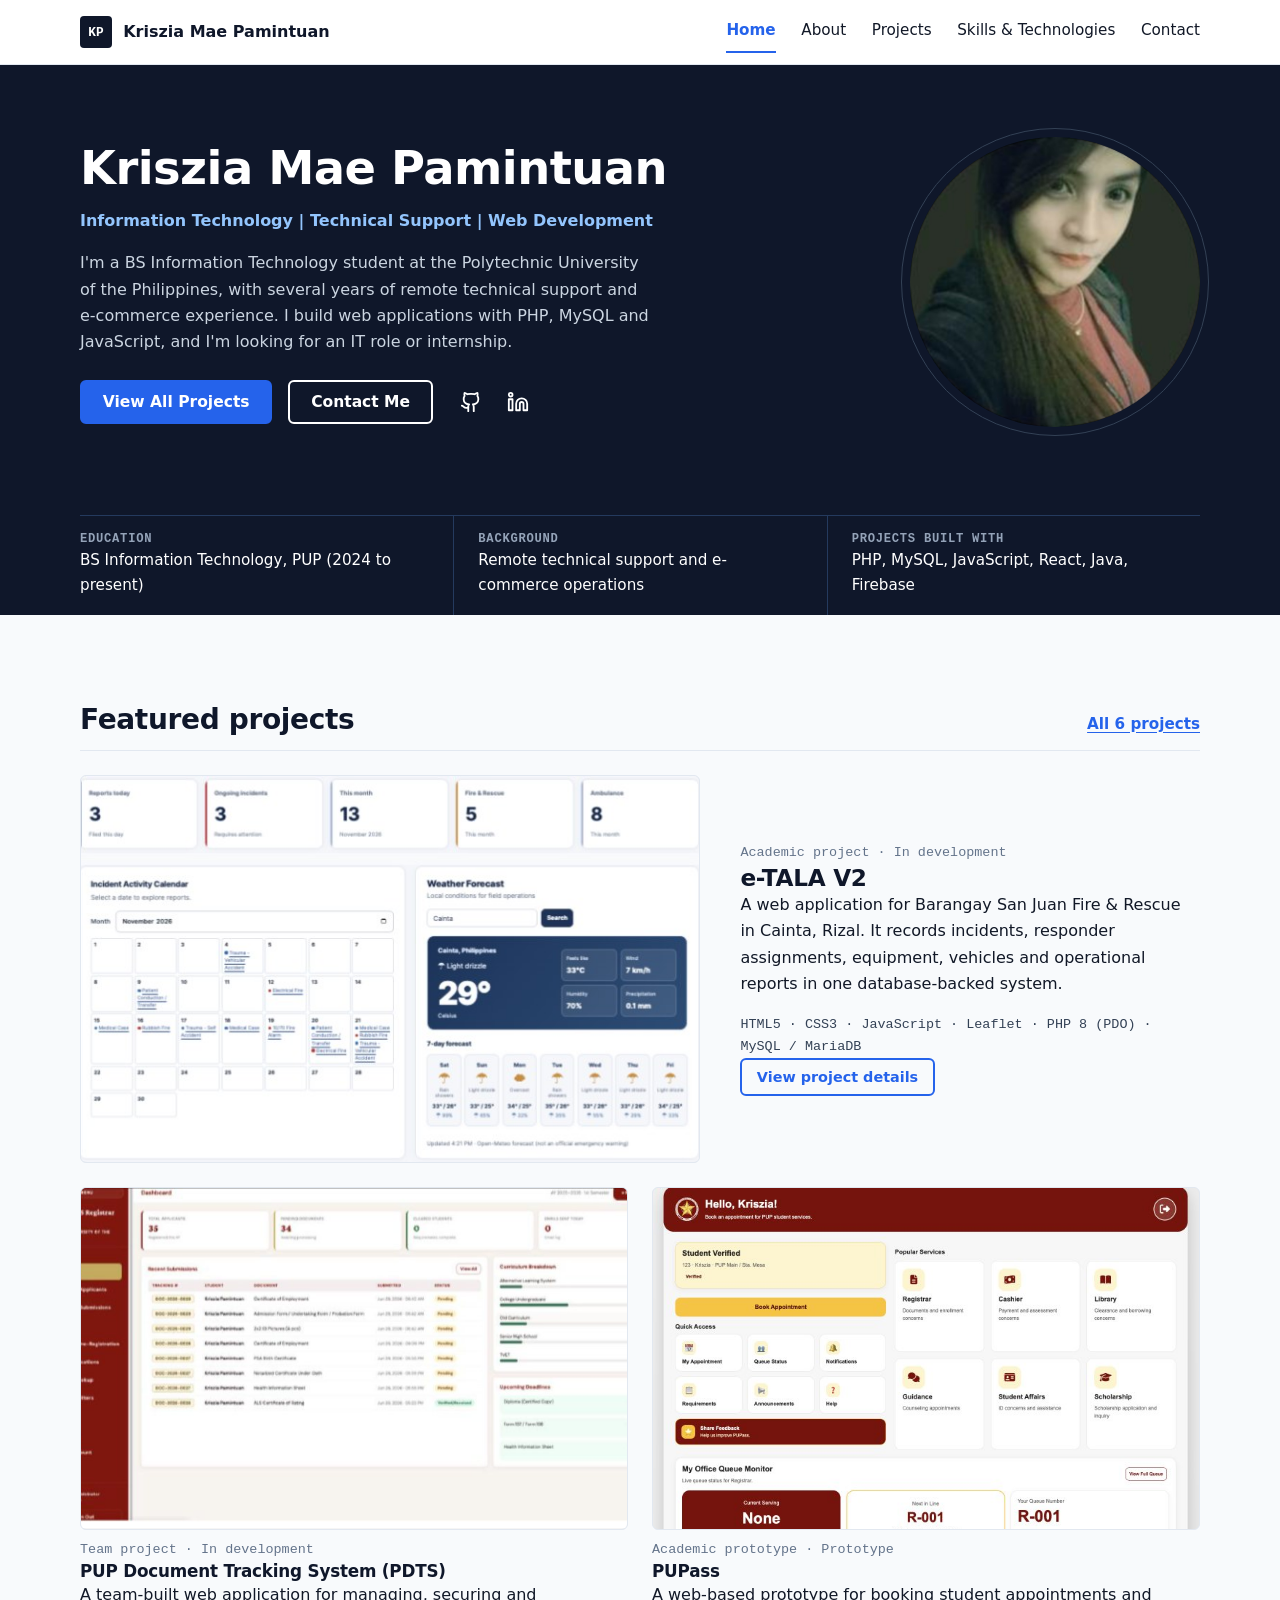
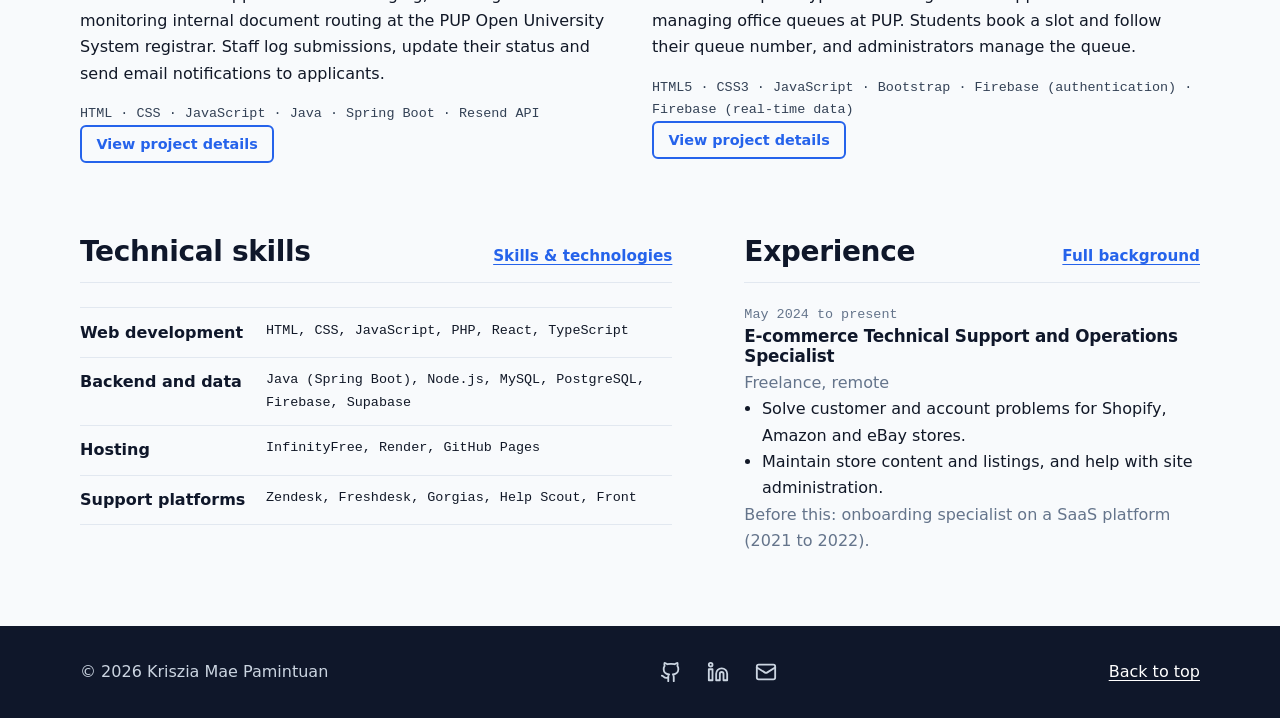
<file: index.html>
<!DOCTYPE html>
<html lang="en">
<head>
  <meta charset="UTF-8">
  <meta name="viewport" content="width=device-width, initial-scale=1">
  <title>Kriszia Mae Pamintuan | IT, Technical Support and Web Development</title>
  <meta name="description" content="Portfolio of Kriszia Mae Pamintuan, BS Information Technology student at PUP with remote technical support experience and PHP, MySQL, JavaScript and Java projects.">
  <meta name="author" content="Kriszia Mae Pamintuan">
  <link rel="canonical" href="https://krisziapam.github.io/krisziapamintuan/">
  <meta property="og:type" content="website">
  <meta property="og:title" content="Kriszia Mae Pamintuan | IT, Technical Support and Web Development">
  <meta property="og:description" content="Portfolio of Kriszia Mae Pamintuan, BS Information Technology student at PUP with remote technical support experience and PHP, MySQL, JavaScript and Java projects.">
  <meta property="og:url" content="https://krisziapam.github.io/krisziapamintuan/">
  <meta property="og:image" content="https://krisziapam.github.io/krisziapamintuan/images/profile.jpg">
  <meta name="theme-color" content="#0F172A">
  <link rel="icon" href="favicon.svg" type="image/svg+xml">
  <link rel="stylesheet" href="css/style.css">
  <script src="js/config.js" defer></script>
  <script src="js/projects-data.js" defer></script>
  <script src="js/components.js" defer></script>
  <script src="js/main.js" defer></script>
</head>
<body id="top" data-page="home">
  <a class="skip-link" href="#main">Skip to main content</a>
  <div id="site-header"><noscript><nav aria-label="Main"><a href="index.html">Home</a> <a href="about.html">About</a> <a href="projects.html">Projects</a> <a href="skills.html">Skills &amp; Technologies</a> <a href="contact.html">Contact</a></nav></noscript></div>
  <main id="main">
    <section class="hero" aria-labelledby="hero-title">
      <div class="container">
        <div class="hero__grid">
          <div>
            <h1 id="hero-title">Kriszia Mae Pamintuan</h1>
            <p class="hero__role">Information Technology | Technical Support | Web Development</p>
            <p class="hero__intro">I'm a BS Information Technology student at the Polytechnic University of the Philippines, with several years of remote technical support and e-commerce experience. I build web applications with PHP, MySQL and JavaScript, and I'm looking for an IT role or internship.</p>
            <div class="actions">
              <a class="btn btn--primary" href="projects.html">View All Projects</a>
              <a class="btn btn--onDark" href="contact.html">Contact Me</a>
              <ul class="icon-links" aria-label="Profiles">
                <li><a href="https://github.com/krisziapam" target="_blank" rel="noopener noreferrer" aria-label="GitHub profile (opens in a new tab)"><svg viewBox="0 0 24 24" aria-hidden="true"><path d="M15 22v-4a4.8 4.8 0 0 0-1-3.5c3 0 6-2 6-5.5.08-1.25-.27-2.48-1-3.5.28-1.15.28-2.35 0-3.5 0 0-1 0-3 1.5-2.64-.5-5.36-.5-8 0C6 2 5 2 5 2c-.3 1.15-.3 2.35 0 3.5A5.403 5.403 0 0 0 4 9c0 3.5 3 5.5 6 5.5-.39.49-.68 1.05-.85 1.65-.17.6-.22 1.23-.15 1.85v4"/><path d="M9 18c-4.51 2-5-2-7-2"/></svg></a></li>
                <li><a href="https://linkedin.com/in/krisziapam" target="_blank" rel="noopener noreferrer" aria-label="LinkedIn profile (opens in a new tab)"><svg viewBox="0 0 24 24" aria-hidden="true"><path d="M16 8a6 6 0 0 1 6 6v7h-4v-7a2 2 0 0 0-2-2 2 2 0 0 0-2 2v7h-4v-7a6 6 0 0 1 6-6z"/><rect width="4" height="12" x="2" y="9"/><circle cx="4" cy="4" r="2"/></svg></a></li>
              </ul>
            </div>
          </div>
          <figure class="photo" id="photo">
            <img src="images/profile.jpg" alt="Portrait of Kriszia Mae Pamintuan" width="290" height="290" fetchpriority="high">
            <span class="photo__initials" aria-hidden="true">KP</span>
          </figure>
        </div>
        <dl class="facts">
          <div><dt>Education</dt><dd>BS Information Technology, PUP (2024 to present)</dd></div>
          <div><dt>Background</dt><dd>Remote technical support and e-commerce operations</dd></div>
          <div><dt>Projects built with</dt><dd>PHP, MySQL, JavaScript, React, Java, Firebase</dd></div>
        </dl>
      </div>
    </section>

    <section class="section" aria-labelledby="feat-title">
      <div class="container">
        <div class="section__head"><h2 id="feat-title">Featured projects</h2><a href="projects.html">All 6 projects</a></div>
        <div class="featured" id="featured"></div>
        <noscript><p>Project details need JavaScript. See the <a href="projects.html">Projects page</a>.</p></noscript>
      </div>
    </section>

    <section class="section" aria-label="Skills and experience">
      <div class="container home-cols">
        <div>
          <div class="section__head"><h2>Technical skills</h2><a href="skills.html">Skills &amp; technologies</a></div>
          <dl class="mini-skills">
            <div><dt>Web development</dt><dd class="mono">HTML, CSS, JavaScript, PHP, React, TypeScript</dd></div>
            <div><dt>Backend and data</dt><dd class="mono">Java (Spring Boot), Node.js, MySQL, PostgreSQL, Firebase, Supabase</dd></div>
            <div><dt>Hosting</dt><dd class="mono">InfinityFree, Render, GitHub Pages</dd></div>
            <div><dt>Support platforms</dt><dd class="mono">Zendesk, Freshdesk, Gorgias, Help Scout, Front</dd></div>
          </dl>
        </div>
        <div class="exp-hi">
          <div class="section__head"><h2>Experience</h2><a href="about.html">Full background</a></div>
          <p class="when">May 2024 to present</p>
          <h3>E-commerce Technical Support and Operations Specialist</h3>
          <p class="meta">Freelance, remote</p>
          <ul>
            <li>Solve customer and account problems for Shopify, Amazon and eBay stores.</li>
            <li>Maintain store content and listings, and help with site administration.</li>
          </ul>
          <p class="meta">Before this: onboarding specialist on a SaaS platform (2021 to 2022).</p>
        </div>
      </div>
    </section>
  </main>
  <div id="site-footer"></div>
</body>
</html>
</file>
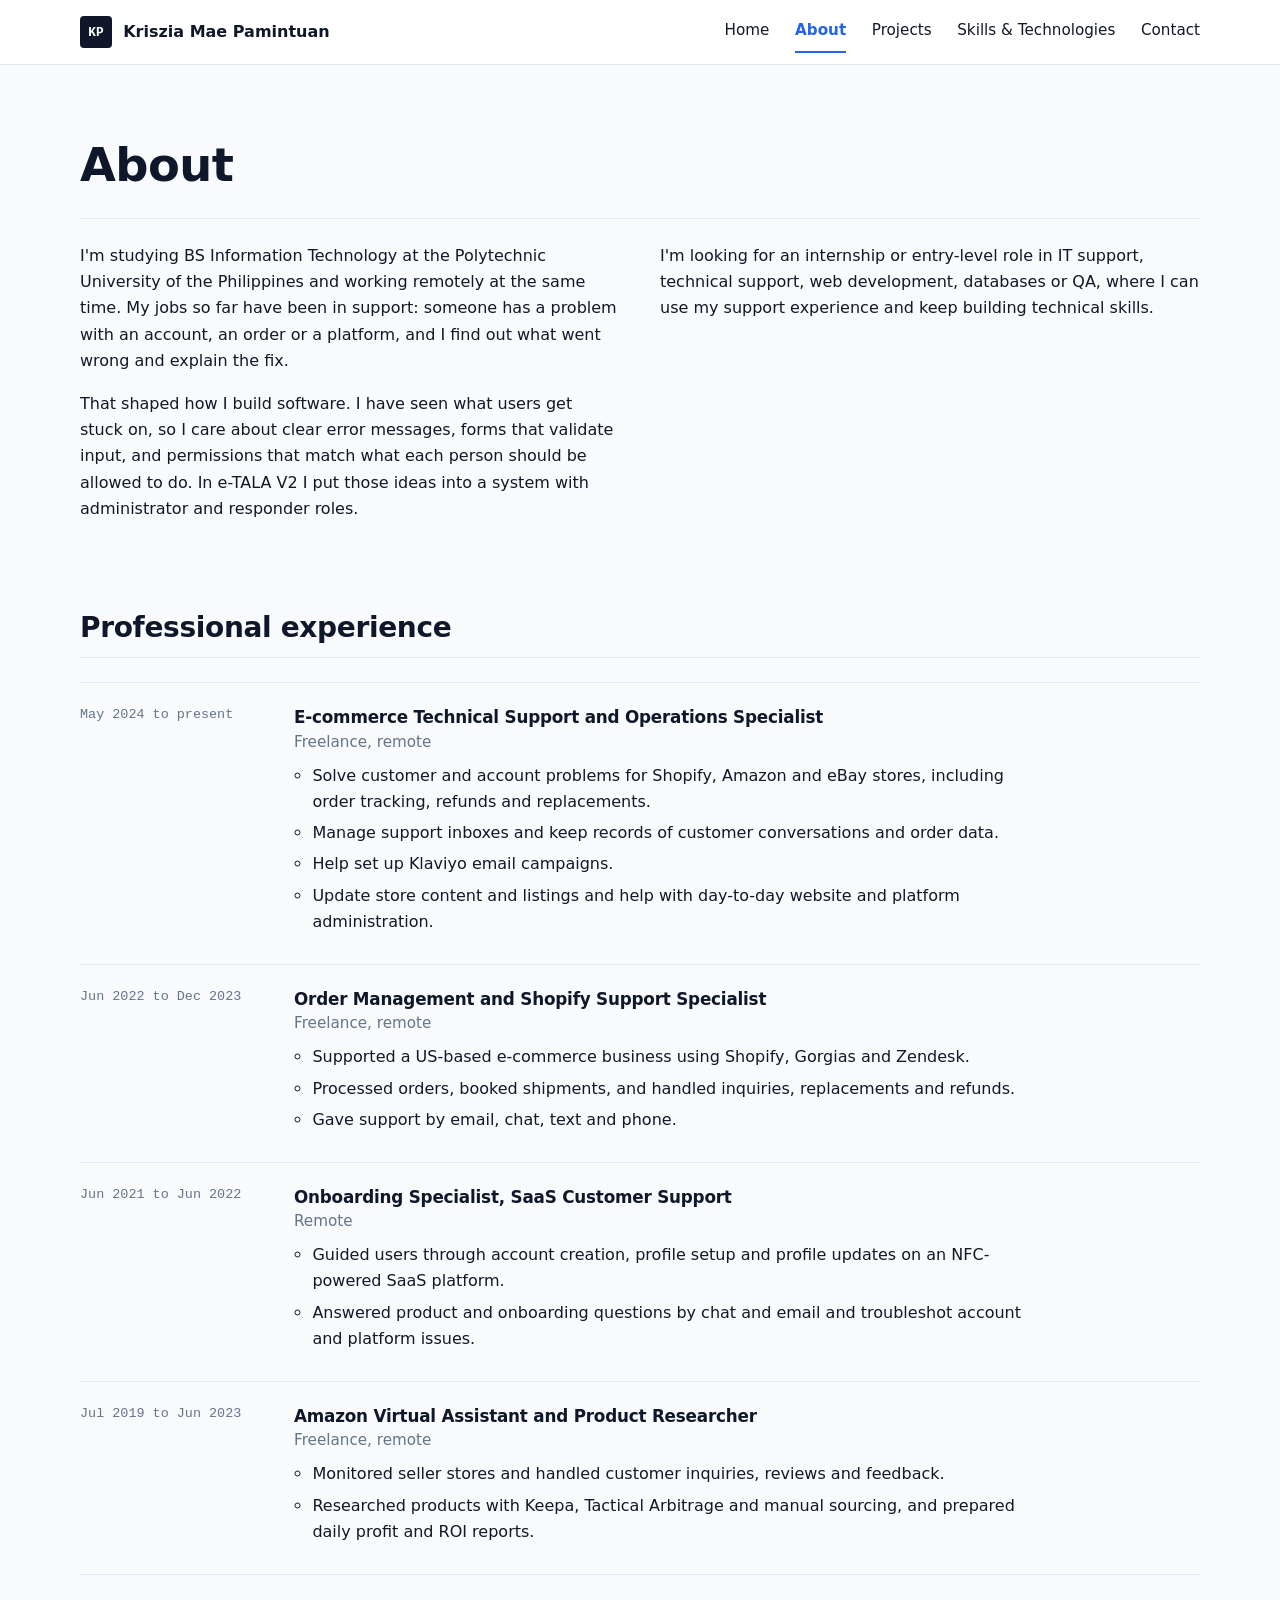
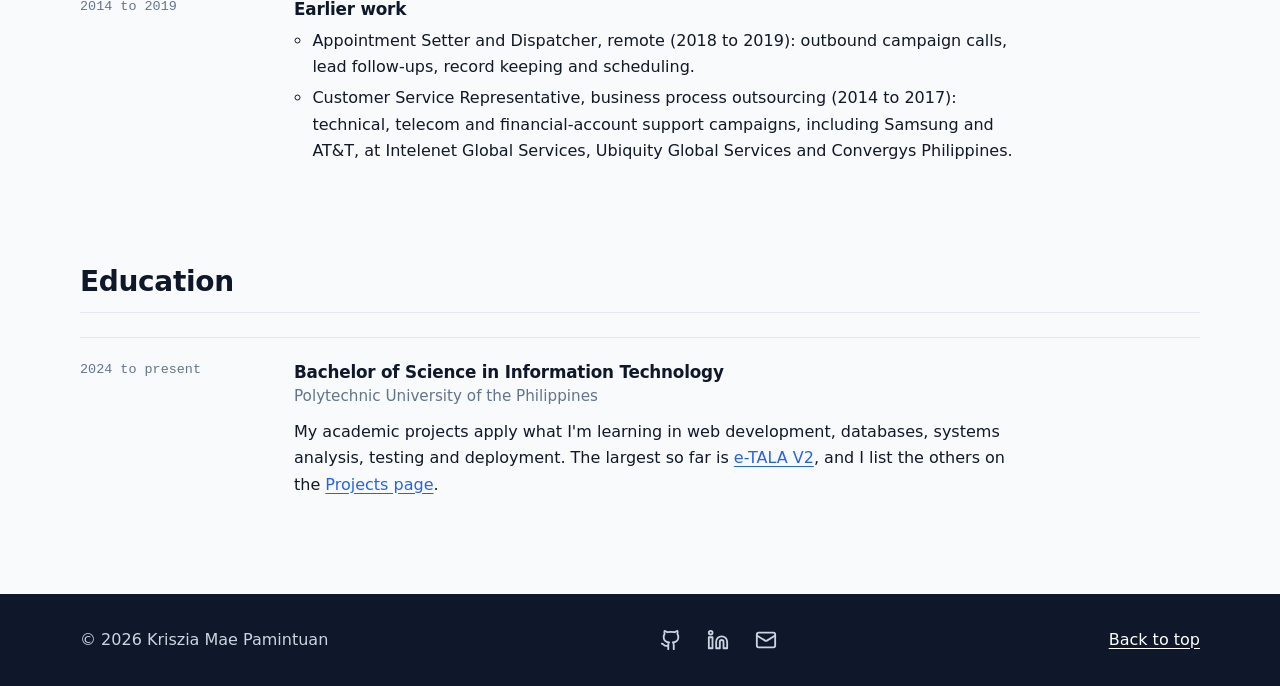
<file: about.html>
<!DOCTYPE html>
<html lang="en">
<head>
  <meta charset="UTF-8">
  <meta name="viewport" content="width=device-width, initial-scale=1">
  <title>About | Kriszia Mae Pamintuan</title>
  <meta name="description" content="Background of Kriszia Mae Pamintuan: BS Information Technology at PUP, remote technical support, SaaS onboarding and e-commerce operations.">
  <meta name="author" content="Kriszia Mae Pamintuan">
  <link rel="canonical" href="https://krisziapam.github.io/krisziapamintuan/about.html">
  <meta property="og:type" content="website">
  <meta property="og:title" content="About | Kriszia Mae Pamintuan">
  <meta property="og:description" content="Background of Kriszia Mae Pamintuan: BS Information Technology at PUP, remote technical support, SaaS onboarding and e-commerce operations.">
  <meta property="og:url" content="https://krisziapam.github.io/krisziapamintuan/about.html">
  <meta property="og:image" content="https://krisziapam.github.io/krisziapamintuan/images/profile.jpg">
  <meta name="theme-color" content="#0F172A">
  <link rel="icon" href="favicon.svg" type="image/svg+xml">
  <link rel="stylesheet" href="css/style.css">
  <script src="js/config.js" defer></script>
  <script src="js/projects-data.js" defer></script>
  <script src="js/components.js" defer></script>
  <script src="js/main.js" defer></script>
</head>
<body id="top" data-page="about">
  <a class="skip-link" href="#main">Skip to main content</a>
  <div id="site-header"><noscript><nav aria-label="Main"><a href="index.html">Home</a> <a href="about.html">About</a> <a href="projects.html">Projects</a> <a href="skills.html">Skills &amp; Technologies</a> <a href="contact.html">Contact</a></nav></noscript></div>
  <main id="main">
    <div class="container">
      <header class="page-title"><h1>About</h1></header>
      <div class="two">
        <div class="prose">
          <p>I'm studying BS Information Technology at the Polytechnic University of the Philippines and working remotely at the same time. My jobs so far have been in support: someone has a problem with an account, an order or a platform, and I find out what went wrong and explain the fix.</p>
          <p>That shaped how I build software. I have seen what users get stuck on, so I care about clear error messages, forms that validate input, and permissions that match what each person should be allowed to do. In e-TALA V2 I put those ideas into a system with administrator and responder roles.</p>
        </div>
        <div class="prose">
          <p>I'm looking for an internship or entry-level role in IT support, technical support, web development, databases or QA, where I can use my support experience and keep building technical skills.</p>
        </div>
      </div>

      <section class="section" aria-labelledby="exp-title">
        <div class="section__head"><h2 id="exp-title">Professional experience</h2></div>
        <ol class="timeline">
          <li><div><p class="when">May 2024 to present</p></div><div><h3>E-commerce Technical Support and Operations Specialist</h3><p class="where">Freelance, remote</p><ul>
            <li>Solve customer and account problems for Shopify, Amazon and eBay stores, including order tracking, refunds and replacements.</li>
            <li>Manage support inboxes and keep records of customer conversations and order data.</li>
            <li>Help set up Klaviyo email campaigns.</li>
            <li>Update store content and listings and help with day-to-day website and platform administration.</li></ul></div></li>
          <li><div><p class="when">Jun 2022 to Dec 2023</p></div><div><h3>Order Management and Shopify Support Specialist</h3><p class="where">Freelance, remote</p><ul>
            <li>Supported a US-based e-commerce business using Shopify, Gorgias and Zendesk.</li>
            <li>Processed orders, booked shipments, and handled inquiries, replacements and refunds.</li>
            <li>Gave support by email, chat, text and phone.</li></ul></div></li>
          <li><div><p class="when">Jun 2021 to Jun 2022</p></div><div><h3>Onboarding Specialist, SaaS Customer Support</h3><p class="where">Remote</p><ul>
            <li>Guided users through account creation, profile setup and profile updates on an NFC-powered SaaS platform.</li>
            <li>Answered product and onboarding questions by chat and email and troubleshot account and platform issues.</li></ul></div></li>
          <li><div><p class="when">Jul 2019 to Jun 2023</p></div><div><h3>Amazon Virtual Assistant and Product Researcher</h3><p class="where">Freelance, remote</p><ul>
            <li>Monitored seller stores and handled customer inquiries, reviews and feedback.</li>
            <li>Researched products with Keepa, Tactical Arbitrage and manual sourcing, and prepared daily profit and ROI reports.</li></ul></div></li>
          <li><div><p class="when">2014 to 2019</p></div><div><h3>Earlier work</h3><ul>
            <li>Appointment Setter and Dispatcher, remote (2018 to 2019): outbound campaign calls, lead follow-ups, record keeping and scheduling.</li>
            <li>Customer Service Representative, business process outsourcing (2014 to 2017): technical, telecom and financial-account support campaigns, including Samsung and AT&amp;T, at Intelenet Global Services, Ubiquity Global Services and Convergys Philippines.</li></ul></div></li>
        </ol>
      </section>

      <section class="section" aria-labelledby="edu-title">
        <div class="section__head"><h2 id="edu-title">Education</h2></div>
        <div class="timeline"><div class="edu">
          <p class="when">2024 to present</p>
          <div><h3>Bachelor of Science in Information Technology</h3><p class="where">Polytechnic University of the Philippines</p>
          <p class="edu__note">My academic projects apply what I'm learning in web development, databases, systems analysis, testing and deployment. The largest so far is <a href="project.html?id=etala-v2">e-TALA V2</a>, and I list the others on the <a href="projects.html">Projects page</a>.</p></div>
        </div></div>
      </section>
    </div>
  </main>
  <div id="site-footer"></div>
</body>
</html>
</file>
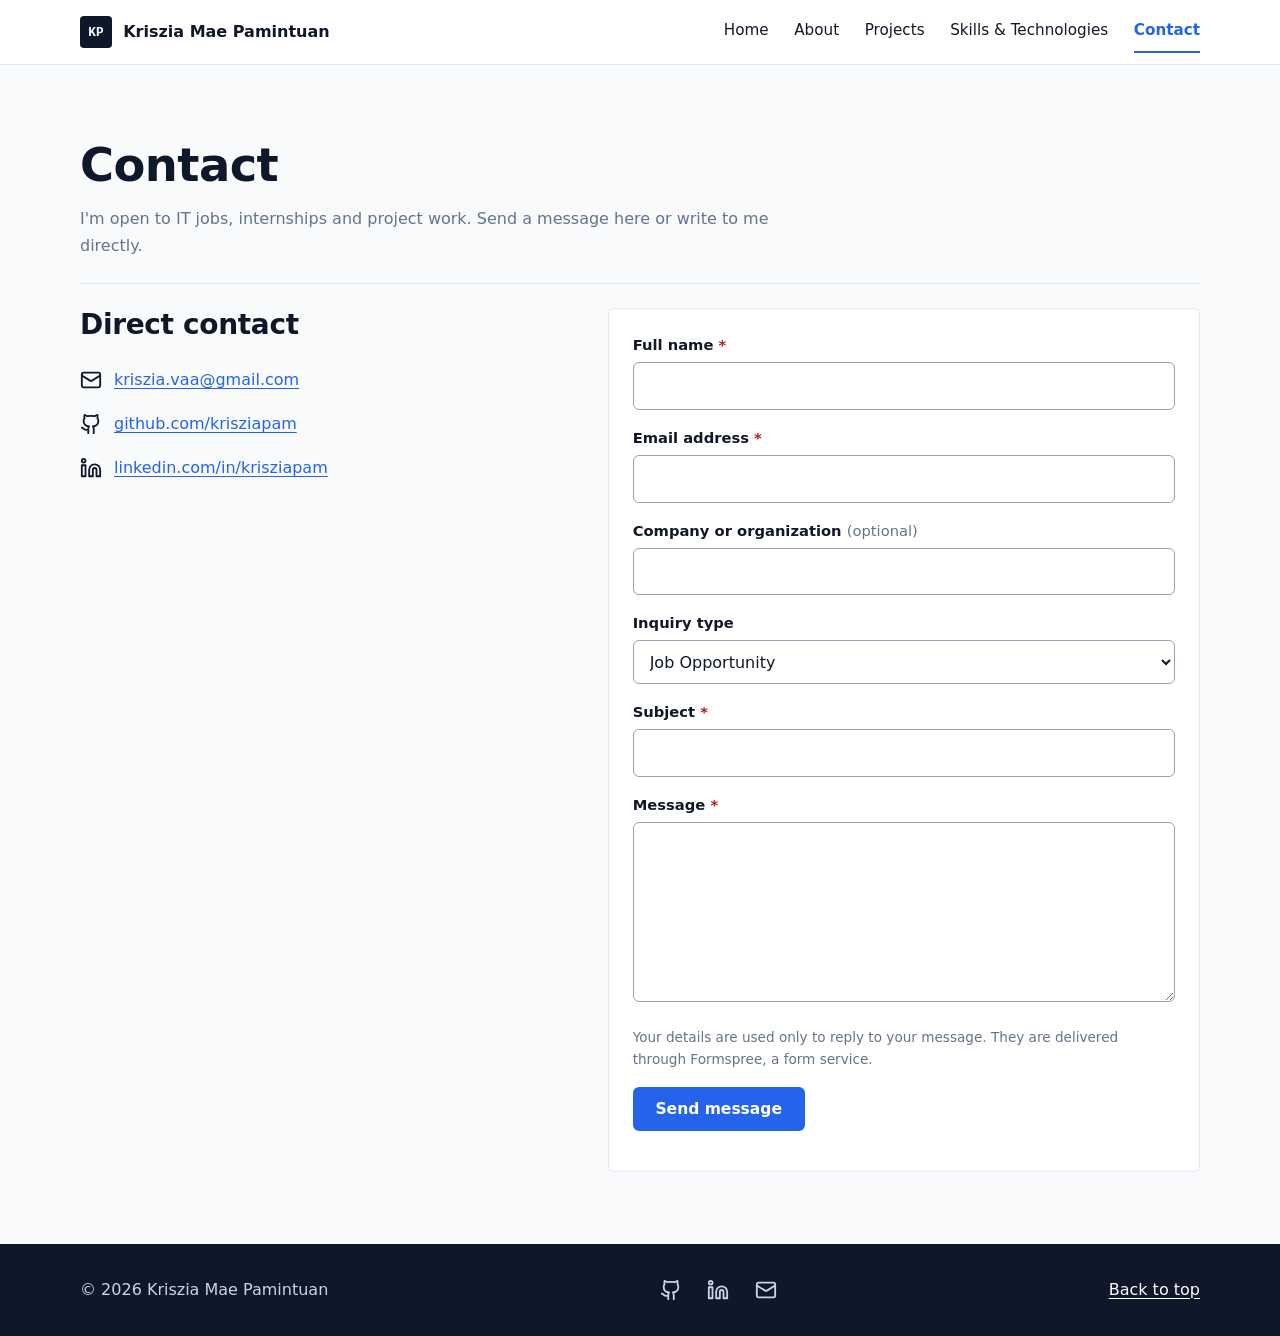
<file: contact.html>
<!DOCTYPE html>
<html lang="en">
<head>
  <meta charset="UTF-8">
  <meta name="viewport" content="width=device-width, initial-scale=1">
  <title>Contact | Kriszia Mae Pamintuan</title>
  <meta name="description" content="Contact Kriszia Mae Pamintuan about IT jobs, internships and project work.">
  <meta name="author" content="Kriszia Mae Pamintuan">
  <link rel="canonical" href="https://krisziapam.github.io/krisziapamintuan/contact.html">
  <meta property="og:type" content="website">
  <meta property="og:title" content="Contact | Kriszia Mae Pamintuan">
  <meta property="og:description" content="Contact Kriszia Mae Pamintuan about IT jobs, internships and project work.">
  <meta property="og:url" content="https://krisziapam.github.io/krisziapamintuan/contact.html">
  <meta property="og:image" content="https://krisziapam.github.io/krisziapamintuan/images/profile.jpg">
  <meta name="theme-color" content="#0F172A">
  <link rel="icon" href="favicon.svg" type="image/svg+xml">
  <link rel="stylesheet" href="css/style.css">
  <script src="js/config.js" defer></script>
  <script src="js/projects-data.js" defer></script>
  <script src="js/components.js" defer></script>
  <script src="js/main.js" defer></script>
</head>
<body id="top" data-page="contact">
  <a class="skip-link" href="#main">Skip to main content</a>
  <div id="site-header"><noscript><nav aria-label="Main"><a href="index.html">Home</a> <a href="about.html">About</a> <a href="projects.html">Projects</a> <a href="skills.html">Skills &amp; Technologies</a> <a href="contact.html">Contact</a></nav></noscript></div>
  <main id="main">
    <div class="container">
      <header class="page-title"><h1>Contact</h1><p>I'm open to IT jobs, internships and project work. Send a message here or write to me directly.</p></header>
      <div class="contact">
        <div>
          <h2>Direct contact</h2>
          <ul class="contact__list">
            <li><svg viewBox="0 0 24 24" aria-hidden="true"><rect width="20" height="16" x="2" y="4" rx="2"/><path d="m22 7-8.97 5.7a1.94 1.94 0 0 1-2.06 0L2 7"/></svg><a href="mailto:kriszia.vaa@gmail.com">kriszia.vaa@gmail.com</a></li>
            <li><svg viewBox="0 0 24 24" aria-hidden="true"><path d="M15 22v-4a4.8 4.8 0 0 0-1-3.5c3 0 6-2 6-5.5.08-1.25-.27-2.48-1-3.5.28-1.15.28-2.35 0-3.5 0 0-1 0-3 1.5-2.64-.5-5.36-.5-8 0C6 2 5 2 5 2c-.3 1.15-.3 2.35 0 3.5A5.403 5.403 0 0 0 4 9c0 3.5 3 5.5 6 5.5-.39.49-.68 1.05-.85 1.65-.17.6-.22 1.23-.15 1.85v4"/><path d="M9 18c-4.51 2-5-2-7-2"/></svg><a href="https://github.com/krisziapam" target="_blank" rel="noopener noreferrer">github.com/krisziapam<span class="sr-only"> (opens in a new tab)</span></a></li>
            <li><svg viewBox="0 0 24 24" aria-hidden="true"><path d="M16 8a6 6 0 0 1 6 6v7h-4v-7a2 2 0 0 0-2-2 2 2 0 0 0-2 2v7h-4v-7a6 6 0 0 1 6-6z"/><rect width="4" height="12" x="2" y="9"/><circle cx="4" cy="4" r="2"/></svg><a href="https://linkedin.com/in/krisziapam" target="_blank" rel="noopener noreferrer">linkedin.com/in/krisziapam<span class="sr-only"> (opens in a new tab)</span></a></li>
          </ul>
        </div>
        <form id="contactForm" class="form" novalidate>
          <div class="field"><label for="name">Full name <span class="req" aria-hidden="true">*</span></label><input id="name" name="name" type="text" autocomplete="name" required aria-describedby="name-error"><p class="error" id="name-error" hidden></p></div>
          <div class="field"><label for="email">Email address <span class="req" aria-hidden="true">*</span></label><input id="email" name="email" type="email" autocomplete="email" required aria-describedby="email-error"><p class="error" id="email-error" hidden></p></div>
          <div class="field"><label for="company">Company or organization <span class="opt">(optional)</span></label><input id="company" name="company" type="text" autocomplete="organization"></div>
          <div class="field"><label for="inquiry">Inquiry type</label><select id="inquiry" name="inquiry_type"><option>Job Opportunity</option><option>Internship Opportunity</option><option>Project Collaboration</option><option>Professional Inquiry</option><option>Other</option></select></div>
          <div class="field"><label for="subject">Subject <span class="req" aria-hidden="true">*</span></label><input id="subject" name="subject" type="text" required aria-describedby="subject-error"><p class="error" id="subject-error" hidden></p></div>
          <div class="field"><label for="message">Message <span class="req" aria-hidden="true">*</span></label><textarea id="message" name="message" rows="6" required aria-describedby="message-error"></textarea><p class="error" id="message-error" hidden></p></div>
          <div class="hp" aria-hidden="true"><label>Leave this field empty <input type="text" name="_gotcha" tabindex="-1" autocomplete="off"></label></div>
          <p class="privacy">Your details are used only to reply to your message. They are delivered through Formspree, a form service.</p>
          <button class="btn btn--primary" id="sendBtn" type="submit">Send message</button>
          <p class="status" id="formStatus" role="status" aria-live="polite" tabindex="-1"></p>
        </form>
      </div>
    </div>
  </main>
  <div id="site-footer"></div>
</body>
</html>
</file>
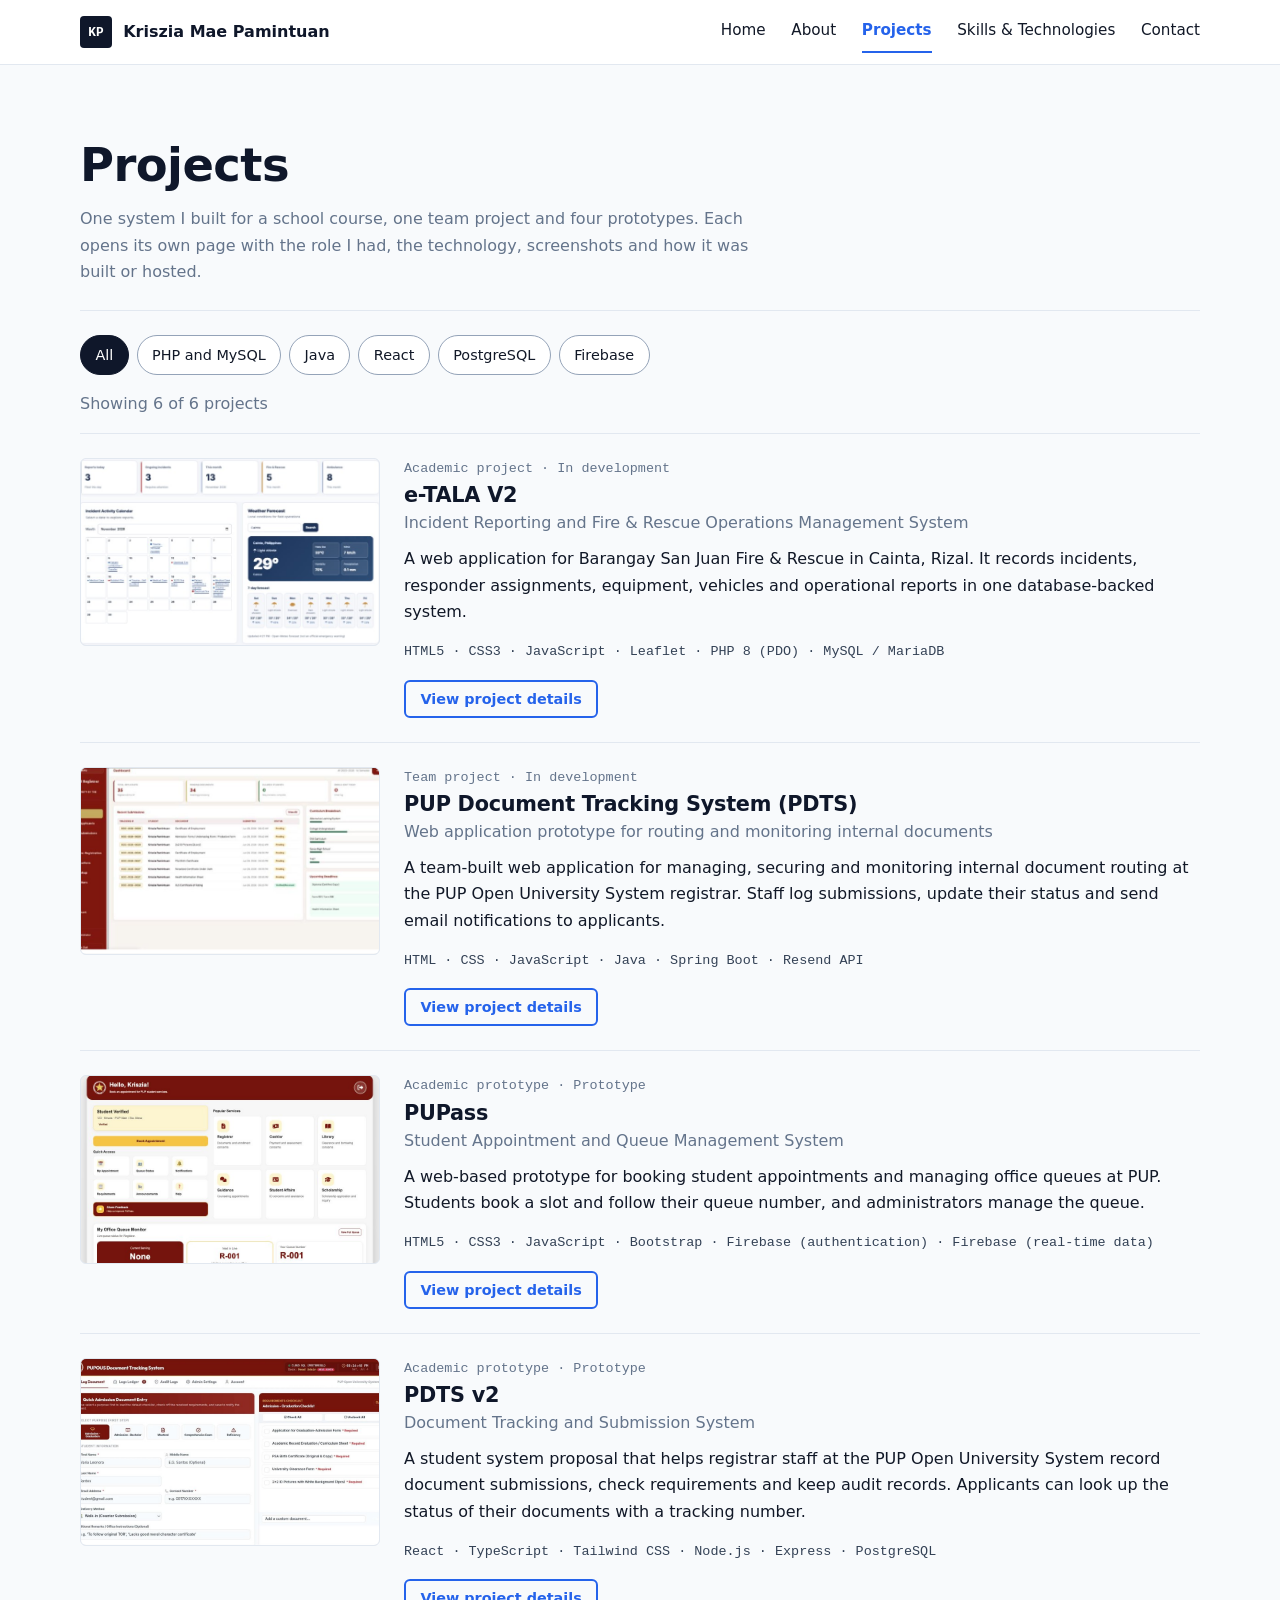
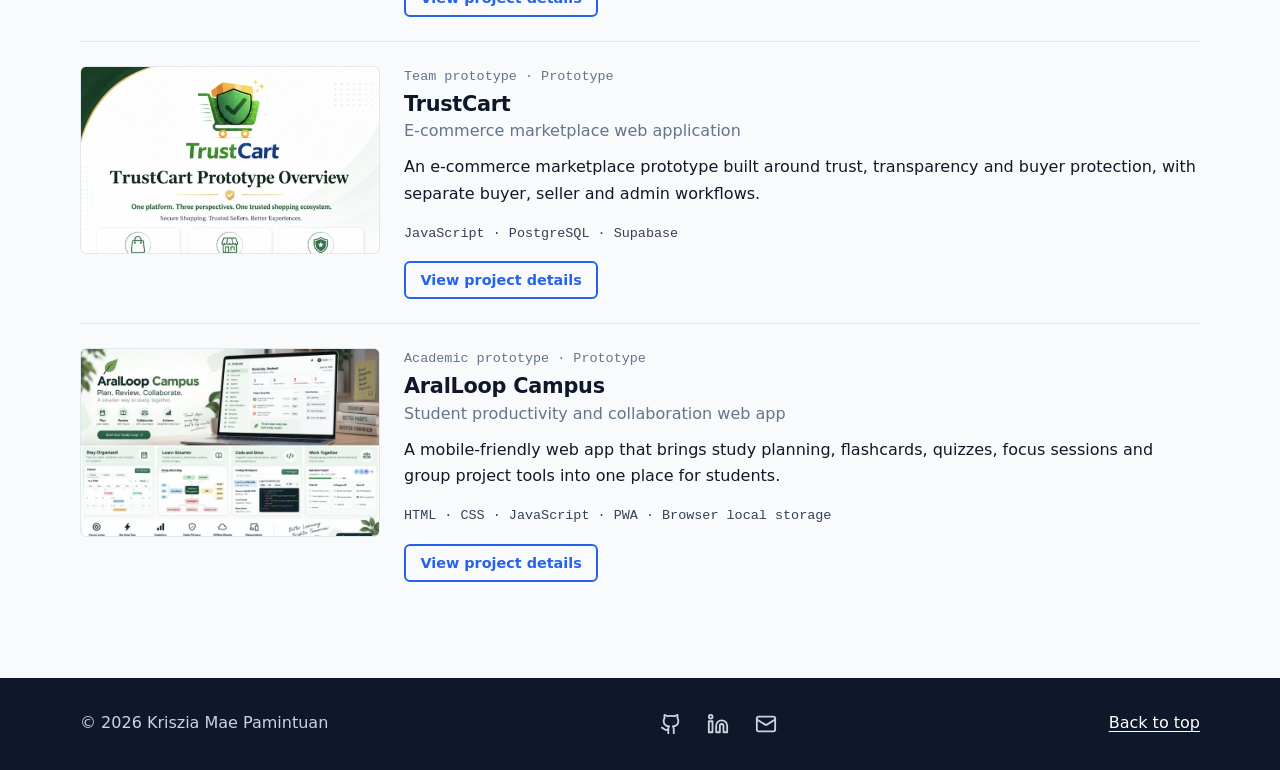
<file: projects.html>
<!DOCTYPE html>
<html lang="en">
<head>
  <meta charset="UTF-8">
  <meta name="viewport" content="width=device-width, initial-scale=1">
  <title>Projects | Kriszia Mae Pamintuan</title>
  <meta name="description" content="Six web projects by Kriszia Mae Pamintuan: e-TALA V2, PDTS, PDTS v2, PUPass, TrustCart and AralLoop Campus, with screenshots and technical details.">
  <meta name="author" content="Kriszia Mae Pamintuan">
  <link rel="canonical" href="https://krisziapam.github.io/krisziapamintuan/projects.html">
  <meta property="og:type" content="website">
  <meta property="og:title" content="Projects | Kriszia Mae Pamintuan">
  <meta property="og:description" content="Six web projects by Kriszia Mae Pamintuan: e-TALA V2, PDTS, PDTS v2, PUPass, TrustCart and AralLoop Campus, with screenshots and technical details.">
  <meta property="og:url" content="https://krisziapam.github.io/krisziapamintuan/projects.html">
  <meta property="og:image" content="https://krisziapam.github.io/krisziapamintuan/images/profile.jpg">
  <meta name="theme-color" content="#0F172A">
  <link rel="icon" href="favicon.svg" type="image/svg+xml">
  <link rel="stylesheet" href="css/style.css">
  <script src="js/config.js" defer></script>
  <script src="js/projects-data.js" defer></script>
  <script src="js/components.js" defer></script>
  <script src="js/main.js" defer></script>
</head>
<body id="top" data-page="projects">
  <a class="skip-link" href="#main">Skip to main content</a>
  <div id="site-header"><noscript><nav aria-label="Main"><a href="index.html">Home</a> <a href="about.html">About</a> <a href="projects.html">Projects</a> <a href="skills.html">Skills &amp; Technologies</a> <a href="contact.html">Contact</a></nav></noscript></div>
  <main id="main">
    <div class="container">
      <header class="page-title"><h1>Projects</h1><p>One system I built for a school course, one team project and four prototypes. Each opens its own page with the role I had, the technology, screenshots and how it was built or hosted.</p></header>
      <div class="filters" role="group" aria-label="Filter projects by technology">
        <button class="chip" type="button" data-filter="all" aria-pressed="true">All</button>
        <button class="chip" type="button" data-filter="php" aria-pressed="false">PHP and MySQL</button>
        <button class="chip" type="button" data-filter="java" aria-pressed="false">Java</button>
        <button class="chip" type="button" data-filter="react" aria-pressed="false">React</button>
        <button class="chip" type="button" data-filter="postgresql" aria-pressed="false">PostgreSQL</button>
        <button class="chip" type="button" data-filter="firebase" aria-pressed="false">Firebase</button>
      </div>
      <p class="count" id="count" role="status" aria-live="polite"></p>
      <div id="projectRows"></div>
      <noscript><p>The project list needs JavaScript to display.</p></noscript>
    </div>
  </main>
  <div id="site-footer"></div>
</body>
</html>
</file>
<file: css/style.css>
/* e-portfolio styles: colors, type and spacing are variables so they are easy to change. */
:root{
  --navy:#0F172A; --blue:#2563EB; --blue-dark:#1D4ED8; --bg:#F8FAFC; --surface:#FFFFFF;
  --text:#111827; --muted:#64748B; --border:#E2E8F0; --code-bg:#0F172A;
  --s1:.5rem; --s2:1rem; --s3:1.5rem; --s4:2.5rem; --s5:4.5rem; --max:1120px; --r:6px;
  --font:system-ui,-apple-system,"Segoe UI",Roboto,"Helvetica Neue",Arial,sans-serif;
  --mono:ui-monospace,SFMono-Regular,Menlo,Consolas,"Liberation Mono",monospace;
}
*,*::before,*::after{box-sizing:border-box}
html{scroll-behavior:smooth;scroll-padding-top:76px}
body{margin:0;font:1rem/1.65 var(--font);color:var(--text);background:var(--bg);-webkit-font-smoothing:antialiased}
h1,h2,h3,h4{color:var(--navy);margin:0;line-height:1.22;letter-spacing:-.012em}
h1{font-size:clamp(2rem,4vw,2.9rem);font-weight:700}
h2{font-size:clamp(1.35rem,2.4vw,1.75rem);font-weight:650}
h3{font-size:1.05rem;font-weight:650}
p{margin:0 0 var(--s2)} ul,ol{margin:0;padding:0}
a{color:var(--blue);text-underline-offset:3px} a:hover{color:var(--blue-dark)}
img{max-width:100%;display:block}
.mono{font-family:var(--mono);font-size:.84rem;letter-spacing:0}
:focus-visible{outline:3px solid var(--blue);outline-offset:3px;border-radius:3px}
.container{width:min(100% - 2.5rem,var(--max));margin-inline:auto}
.sr-only{position:absolute;width:1px;height:1px;overflow:hidden;clip:rect(0 0 0 0);white-space:nowrap}
.skip-link{position:absolute;left:-999px;top:0;background:var(--navy);color:#fff;padding:.7rem 1rem;z-index:200}.skip-link:focus{left:0}

/* header / footer (built by js/components.js) */
#site-header{min-height:64px}
.site-header{position:sticky;top:0;z-index:60;background:var(--surface);border-bottom:1px solid var(--border)}
.nav{width:min(100% - 2.5rem,var(--max));margin-inline:auto;display:flex;align-items:center;justify-content:space-between;min-height:64px}
.brand{display:flex;align-items:center;gap:.7rem;color:var(--navy);font-weight:700;text-decoration:none}
.brand__mark{display:grid;place-items:center;width:32px;height:32px;background:var(--navy);color:#fff;border-radius:4px;font:700 .8rem var(--mono)}
.nav__links{display:flex;gap:1.6rem;list-style:none}
.nav__links a{display:inline-block;padding:.45rem 0;color:var(--text);text-decoration:none;font-size:.95rem;border-bottom:2px solid transparent}
.nav__links a:hover{color:var(--blue)}
.nav__links a[aria-current="page"]{color:var(--blue);border-color:var(--blue);font-weight:600}
.nav__toggle{display:none;width:44px;height:44px;background:none;border:1px solid var(--border);border-radius:var(--r);cursor:pointer;align-items:center;justify-content:center}
.bars,.bars::before,.bars::after{display:block;width:20px;height:2px;background:var(--navy);position:relative;content:""}
.bars::before{position:absolute;top:-6px}.bars::after{position:absolute;top:6px}
.site-footer{background:var(--navy);color:#CBD5E1;padding:var(--s3) 0;margin-top:var(--s5)}
.footer__row{display:flex;flex-wrap:wrap;align-items:center;justify-content:space-between;gap:var(--s2)}
.footer__row p{margin:0}.to-top{color:#fff}.to-top:hover{color:#BFDBFE}

/* buttons, icon links */
.btn{display:inline-flex;align-items:center;justify-content:center;min-height:44px;padding:.55rem 1.3rem;border:2px solid var(--blue);border-radius:var(--r);font:600 .97rem var(--font);text-decoration:none;cursor:pointer;transition:background-color .15s,color .15s,border-color .15s}
.btn--primary{background:var(--blue);color:#fff}.btn--primary:hover{background:var(--blue-dark);border-color:var(--blue-dark);color:#fff}
.btn--ghost{background:transparent;color:var(--blue)}.btn--ghost:hover{background:var(--blue);color:#fff}
.btn--onDark{border-color:#fff;color:#fff}.btn--onDark:hover{background:#fff;color:var(--navy)}
.btn--small{min-height:38px;padding:.3rem .9rem;font-size:.9rem}
.btn[disabled]{opacity:.65;cursor:progress}
.icon-links{display:flex;gap:.2rem;list-style:none}
.icon-links a{display:inline-flex;width:44px;height:44px;align-items:center;justify-content:center;border-radius:50%;color:inherit}
.icon-links a:hover{background:rgba(148,163,184,.25)}
.icon-links svg,.contact__list svg{width:22px;height:22px;fill:none;stroke:currentColor;stroke-width:2;stroke-linecap:round;stroke-linejoin:round}

/* generic layout */
.section{padding:var(--s5) 0 0}
.section__head{display:flex;align-items:baseline;justify-content:space-between;gap:var(--s2);border-bottom:1px solid var(--border);padding-bottom:.8rem;margin-bottom:var(--s3)}
.section__head a{font-size:.95rem;font-weight:600}
.page-title{padding:var(--s5) 0 var(--s3);border-bottom:1px solid var(--border);margin-bottom:var(--s3)}
.page-title p{max-width:44em;color:var(--muted);margin:.8rem 0 0}
.prose p{max-width:44em}

/* home hero */
.hero{background:var(--navy);color:#CBD5E1}
.hero__grid{display:grid;grid-template-columns:1fr 290px;gap:var(--s5);align-items:center;padding:var(--s5) 0}
.hero h1{color:#fff}
.hero__role{color:#93C5FD;font-weight:600;margin:.7rem 0 var(--s2)}
.hero__intro{max-width:36em;margin-bottom:var(--s3)}
.actions{display:flex;flex-wrap:wrap;align-items:center;gap:var(--s2)}
.hero .icon-links{color:#fff}
.photo{margin:0;position:relative;width:min(100%,290px);aspect-ratio:1;border-radius:50%;overflow:hidden;background:#16335c;outline:1px solid #334155;outline-offset:8px}
.photo img{width:100%;height:100%;object-fit:cover}
.photo__initials{display:none;position:absolute;inset:0;align-items:center;justify-content:center;color:#fff;font:700 3.5rem var(--mono)}
.photo--fallback img{display:none}.photo--fallback .photo__initials{display:flex}
.facts{display:grid;grid-template-columns:repeat(3,1fr);border-top:1px solid #243a5e}
.facts>div{padding:var(--s2) var(--s3) var(--s2) 0}
.facts>div+div{border-left:1px solid #243a5e;padding-left:var(--s3)}
.facts dt{font:600 .76rem var(--mono);text-transform:uppercase;letter-spacing:.06em;color:#94A3B8}
.facts dd{margin:.15rem 0 0;color:#fff;font-size:.95rem}

/* home: featured projects */
.featured{display:grid;grid-template-columns:repeat(2,1fr);gap:var(--s3)}
.fp{display:flex;flex-direction:column;gap:.55rem}
.fp--lead{grid-column:1/-1;display:grid;grid-template-columns:1.35fr 1fr;gap:var(--s4);align-items:center}
.fp__img{display:block;border:1px solid var(--border);border-radius:var(--r);overflow:hidden;background:var(--border)}
.fp__img img{width:100%;height:auto;aspect-ratio:16/10;object-fit:cover;object-position:top}
.fp h3 a{color:var(--navy);text-decoration:none}.fp h3 a:hover{color:var(--blue)}
.fp--lead h3{font-size:1.45rem}
.meta{color:var(--muted);margin:0}
.stack{color:#334155;margin:0}
.home-cols{display:grid;grid-template-columns:1.3fr 1fr;gap:var(--s5)}
.mini-skills{margin:0;border-top:1px solid var(--border)}
.mini-skills>div{display:grid;grid-template-columns:170px 1fr;gap:var(--s2);padding:.7rem 0;border-bottom:1px solid var(--border)}
.mini-skills dt{font-weight:600;color:var(--navy)}.mini-skills dd{margin:0}
.exp-hi h3{margin:.2rem 0}.exp-hi ul{padding-left:1.1rem}
.when{color:var(--muted);font:.84rem var(--mono);margin:0 0 .2rem}

/* projects page */
.filters{display:flex;flex-wrap:wrap;gap:.5rem;margin-bottom:var(--s2)}
.chip{min-height:40px;padding:.3rem .9rem;border:1px solid #94A3B8;background:var(--surface);border-radius:999px;font:500 .9rem var(--font);color:var(--text);cursor:pointer}
.chip:hover{border-color:var(--blue);color:var(--blue)}
.chip[aria-pressed="true"]{background:var(--navy);border-color:var(--navy);color:#fff}
.count{color:var(--muted);margin-bottom:var(--s2)}
.row{display:grid;grid-template-columns:300px 1fr;gap:var(--s3);padding:var(--s3) 0;border-top:1px solid var(--border)}
.row[hidden]{display:none}
.row__thumb{display:block;border:1px solid var(--border);border-radius:var(--r);overflow:hidden;background:var(--border);align-self:start}
.row__thumb img{width:100%;height:auto;aspect-ratio:16/10;object-fit:cover;object-position:top}
.row h2{font-size:1.3rem;margin:.2rem 0 .1rem}.row h2 a{color:var(--navy);text-decoration:none}.row h2 a:hover{color:var(--blue)}
.row__sub{color:var(--muted);margin:0 0 .6rem}
.row__links{display:flex;flex-wrap:wrap;gap:var(--s2);align-items:center;margin-top:var(--s2)}

/* project detail */
.crumb{font-size:.92rem;margin:var(--s3) 0 var(--s2)}
.detail{display:grid;grid-template-columns:minmax(0,1fr) 300px;gap:var(--s5);align-items:start}
.detail__head{grid-column:1/-1;border-bottom:1px solid var(--border);padding-bottom:var(--s3)}
.detail__head p{color:var(--muted);margin:.4rem 0 0}
.datasheet{position:sticky;top:84px;grid-column:2;grid-row:2;border:1px solid var(--border);background:var(--surface);border-radius:var(--r);padding:var(--s2) var(--s3)}
.datasheet h2{font:600 .78rem var(--mono);text-transform:uppercase;letter-spacing:.06em;color:var(--muted);margin-bottom:.5rem}
.datasheet dl{margin:0}.datasheet dt{font-weight:600;font-size:.88rem;margin-top:.7rem;color:var(--navy)}.datasheet dd{margin:.1rem 0 0;font-size:.92rem}
.datasheet .btn{margin-top:var(--s2);width:100%}
.detail__main{grid-column:1;grid-row:2;min-width:0}
.dsec{padding:var(--s3) 0;border-top:1px solid var(--border)}.dsec:first-child{border-top:0;padding-top:0}
.dsec h2{margin-bottom:var(--s1)}
.dsec ul.plain,.dsec ol.plain{padding-left:1.2rem;max-width:46em}.dsec li{margin-bottom:.35rem}
.techgrid{display:grid;grid-template-columns:150px 1fr;gap:.45rem var(--s2);margin:0}.techgrid dt{font-weight:600}.techgrid dd{margin:0}
.note{background:#EFF6FF;border-left:3px solid var(--blue);padding:.7rem 1rem;font-size:.93rem;margin:var(--s2) 0;max-width:46em}
.gallery{display:grid;grid-template-columns:repeat(auto-fill,minmax(250px,1fr));gap:var(--s2);list-style:none}
.gallery button,.figure__btn{display:block;width:100%;padding:0;border:1px solid var(--border);border-radius:var(--r);background:var(--surface);cursor:zoom-in;overflow:hidden}
.gallery img{width:100%;height:auto;aspect-ratio:16/10;object-fit:contain;background:#fff}
.gallery figcaption,.figure figcaption{font-size:.88rem;color:var(--muted);margin-top:.35rem}
.gallery figure{margin:0}
.figure{margin:0 0 var(--s3)}.figure__btn img{width:100%;height:auto;background:#fff}
.figure__bar{display:flex;flex-wrap:wrap;gap:var(--s2);align-items:center;margin-top:.5rem}
details.tablelist{margin-top:.6rem;font-size:.9rem}details.tablelist summary{cursor:pointer;color:var(--blue);min-height:32px}
details.tablelist ul{columns:2;column-gap:2rem;list-style:none;margin-top:.5rem}
.tbl-wrap{overflow-x:auto;border:1px solid var(--border);border-radius:var(--r);background:var(--surface)}
table{border-collapse:collapse;width:100%;font-size:.93rem}
th,td{text-align:left;vertical-align:top;padding:.65rem .8rem;border-bottom:1px solid var(--border)}
thead th{background:var(--navy);color:#fff;font-weight:600;white-space:nowrap}
tbody tr:last-child td,tbody tr:last-child th{border-bottom:0}
tbody th{font-weight:600;color:var(--navy)}
td.no{color:var(--muted)}
.codebox{border-radius:var(--r);overflow:hidden;background:var(--code-bg);margin:0 0 var(--s2)}
.codebox__bar{display:flex;align-items:center;justify-content:space-between;gap:var(--s2);padding:.4rem .6rem .4rem .9rem;background:#1E293B;color:#CBD5E1;font:.82rem var(--mono)}
.codebox__bar button{min-height:34px;padding:.2rem .8rem;border:1px solid #475569;background:transparent;color:#fff;border-radius:4px;font:600 .82rem var(--font);cursor:pointer}
.codebox__bar button:hover{background:#334155}
.codebox pre{margin:0;padding:var(--s2);overflow-x:auto;font:.84rem/1.6 var(--mono);color:#E2E8F0;tab-size:4}
.tk-c{color:#94A3B8;font-style:italic}.tk-s{color:#86EFAC}.tk-k{color:#93C5FD}.tk-v{color:#FDE68A}.tk-f{color:#C4B5FD}.tk-n{color:#FDBA74}

/* skills page */
main>.container>h2{margin:var(--s4) 0 var(--s2)}
.cat{display:grid;grid-template-columns:260px 1fr;gap:var(--s2) var(--s4);padding:var(--s3) 0;border-top:1px solid var(--border)}
.cat p{color:var(--muted);font-size:.95rem;margin:.4rem 0 0}
.tech{list-style:none;display:flex;flex-wrap:wrap;gap:.5rem .6rem}
.tech li{display:inline-flex;align-items:center;gap:.5rem;min-height:36px;padding:.2rem .7rem;border:1px solid var(--border);border-radius:4px;background:var(--surface);font:.85rem var(--mono)}
.tech img{width:20px;height:20px}
.tech li.plain{font-family:var(--font);font-size:.92rem}
.usage{margin:var(--s2) 0 0;display:grid;gap:.5rem}
.usage dt{font-weight:600;color:var(--navy)}.usage dd{margin:0 0 .4rem;color:#334155;font-size:.94rem}
.matrix td,.matrix th{font-size:.88rem}.matrix td{font-family:var(--mono)}.matrix td span{display:block}
.flow{display:grid;grid-template-columns:repeat(4,1fr);gap:0;list-style:none;border-top:2px solid var(--navy);counter-reset:f}
.flow li{padding:var(--s2) var(--s2) var(--s2) 0;border-bottom:1px solid var(--border)}
.flow li::before{counter-increment:f;content:counter(f,decimal-leading-zero);display:block;font:700 .85rem var(--mono);color:var(--blue);margin-bottom:.2rem}
.flow h3{font-size:.98rem}.flow p{font-size:.9rem;color:#475569;margin:.25rem 0 0}.flow .tools{font:.8rem var(--mono);color:var(--navy)}

/* about page */
.timeline{list-style:none}
.timeline>li{display:grid;grid-template-columns:190px 1fr;gap:var(--s3);padding:var(--s3) 0;border-top:1px solid var(--border)}
.timeline ul{padding-left:1.15rem;margin-top:.5rem;max-width:46em}.timeline li li{margin-bottom:.3rem}
.where{color:var(--muted);margin:.1rem 0 0;font-size:.95rem}
.edu{display:grid;grid-template-columns:190px 1fr;gap:var(--s3);padding:var(--s3) 0;border-top:1px solid var(--border)}.edu__note{margin:.6rem 0 0;max-width:46em}
.two{display:grid;grid-template-columns:1fr 1fr;gap:var(--s4)}

/* contact */
.contact{display:grid;grid-template-columns:1fr 1.3fr;gap:var(--s5);align-items:start}
.contact__list{list-style:none;margin-top:var(--s2)}.contact__list li{display:flex;align-items:center;gap:.75rem;min-height:44px}
.contact__list svg{color:var(--navy);flex:none}
.form{background:var(--surface);border:1px solid var(--border);border-radius:var(--r);padding:var(--s3)}
.field{margin-bottom:var(--s2)}.field label{display:block;font-weight:600;font-size:.92rem;margin-bottom:.3rem}
.req{color:#B91C1C}.opt{font-weight:400;color:var(--muted)}
input,select,textarea{width:100%;min-height:44px;padding:.6rem .75rem;font:inherit;color:var(--text);background:#fff;border:1px solid #94A3B8;border-radius:var(--r)}
textarea{resize:vertical}
input:focus-visible,select:focus-visible,textarea:focus-visible{outline:3px solid var(--blue);outline-offset:1px;border-color:var(--blue)}
[aria-invalid="true"]{border-color:#B91C1C}
.error{color:#B91C1C;font-size:.88rem;margin:.3rem 0 0}
.hp{position:absolute;left:-9999px;height:0;overflow:hidden}
.privacy{font-size:.85rem;color:var(--muted)}
.status{margin:var(--s2) 0 0;font-size:.95rem}
.status.is-ok,.status.is-fail{padding:.75rem 1rem;border-radius:var(--r);border:1px solid}
.status.is-ok{background:#F0FDF4;border-color:#86EFAC;color:#14532D}.status.is-fail{background:#FEF2F2;border-color:#FCA5A5;color:#7F1D1D}

/* lightbox (native <dialog>) */
dialog.lb{width:min(96vw,1200px);height:min(92vh,900px);padding:0;border:0;border-radius:var(--r);background:#0B1220;color:#fff;overflow:hidden}
dialog.lb[open]{display:flex;flex-direction:column}
dialog.lb::backdrop{background:rgba(2,6,23,.8)}
.lb__bar{display:flex;flex-wrap:wrap;gap:.5rem;align-items:center;padding:.6rem .8rem;background:#111C33}
.lb__bar button{min-height:40px;padding:.2rem .9rem;border:1px solid #475569;background:transparent;color:#fff;border-radius:4px;font:600 .88rem var(--font);cursor:pointer}
.lb__bar button:hover:not([disabled]){background:#243251}.lb__bar button[disabled]{opacity:.4;cursor:default}
.lb__cap{flex:1;min-width:140px;font-size:.88rem;color:#CBD5E1}
.lb__stage{flex:1;overflow:auto;display:flex;padding:var(--s2);background:#fff}
.lb__stage img{margin:auto;max-width:100%;max-height:100%;object-fit:contain}
.lb--actual .lb__stage{display:block}.lb--actual .lb__stage img{max-width:none;max-height:none;margin:0}

/* responsive */
@media (max-width:960px){
  .hero__grid{grid-template-columns:1fr 220px;gap:var(--s4)}
  .fp--lead{grid-template-columns:1fr}.home-cols{grid-template-columns:1fr;gap:var(--s4)}
  .flow{grid-template-columns:repeat(2,1fr)}
  .detail{grid-template-columns:1fr;gap:var(--s3)}.datasheet{position:static;grid-column:1;grid-row:auto}.detail__main{grid-row:auto}
}
@media (max-width:760px){
  :root{--s5:3rem}
  .nav__toggle{display:inline-flex}
  .nav__links{display:none;position:absolute;top:64px;left:0;right:0;flex-direction:column;gap:0;background:var(--surface);border-bottom:1px solid var(--border);padding:.25rem 1.25rem 1rem}
  .nav__links.open{display:flex}.nav__links a{display:flex;align-items:center;min-height:44px}
  .hero__grid{grid-template-columns:1fr}.photo{order:-1;width:170px}
  .facts{grid-template-columns:1fr}.facts>div+div{border-left:0;border-top:1px solid #243a5e;padding-left:0}
  .featured,.two,.contact{grid-template-columns:1fr}
  .mini-skills>div,.techgrid,.cat,.timeline>li,.edu{grid-template-columns:1fr;gap:.2rem}
  .row{grid-template-columns:1fr}
  .flow{grid-template-columns:1fr}
  details.tablelist ul{columns:1}
  /* technology matrix: one block per project on phones */
  .matrix thead{position:absolute;left:-9999px}
  .matrix,.matrix tbody,.matrix tr,.matrix th,.matrix td{display:block;width:100%}
  .matrix tr{border-bottom:2px solid var(--navy);padding:.4rem 0}
  .matrix td::before{content:attr(data-label);display:block;font:600 .75rem var(--font);text-transform:uppercase;letter-spacing:.05em;color:var(--muted)}
  .matrix td,.matrix th{border-bottom:0;padding:.35rem .8rem}
  .matrix td span{display:inline}.matrix td span:not(:last-child)::after{content:", "}
}
@media (prefers-reduced-motion:reduce){html{scroll-behavior:auto}*{transition:none!important}}
</file>
